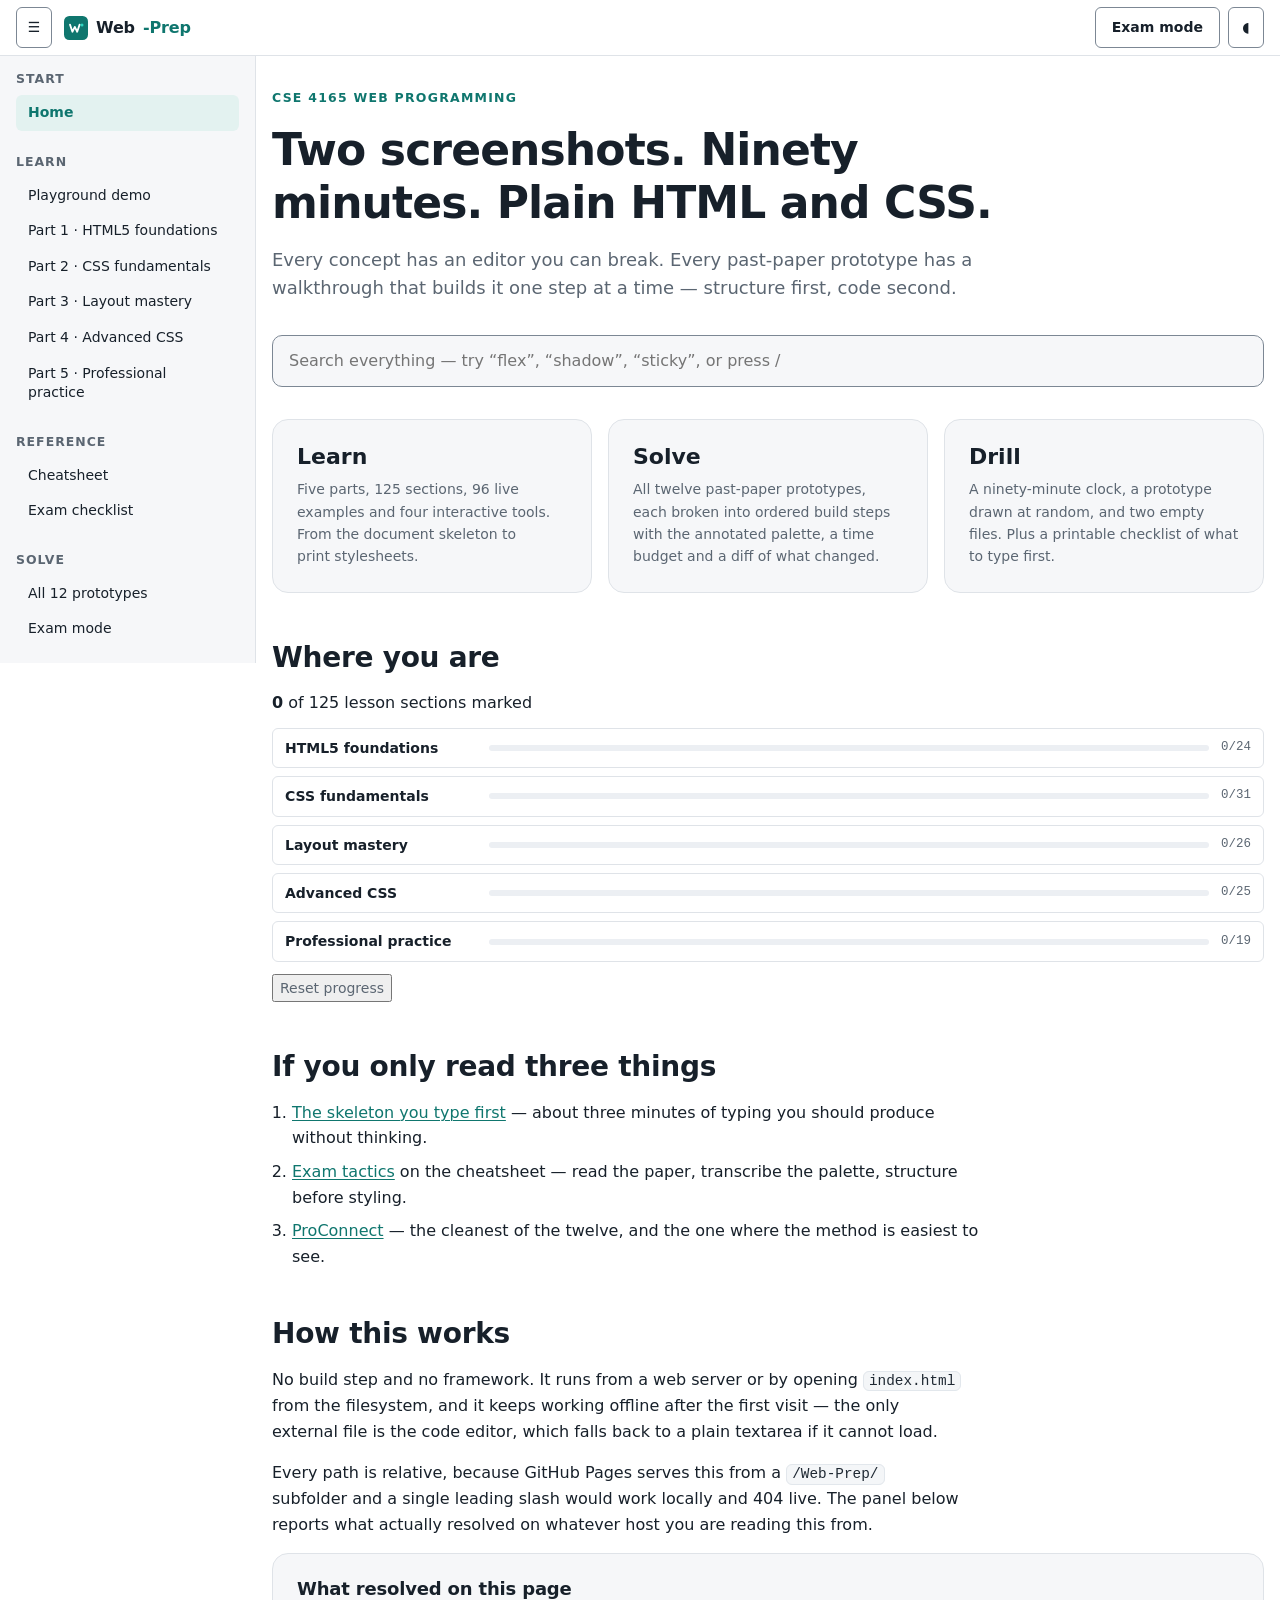
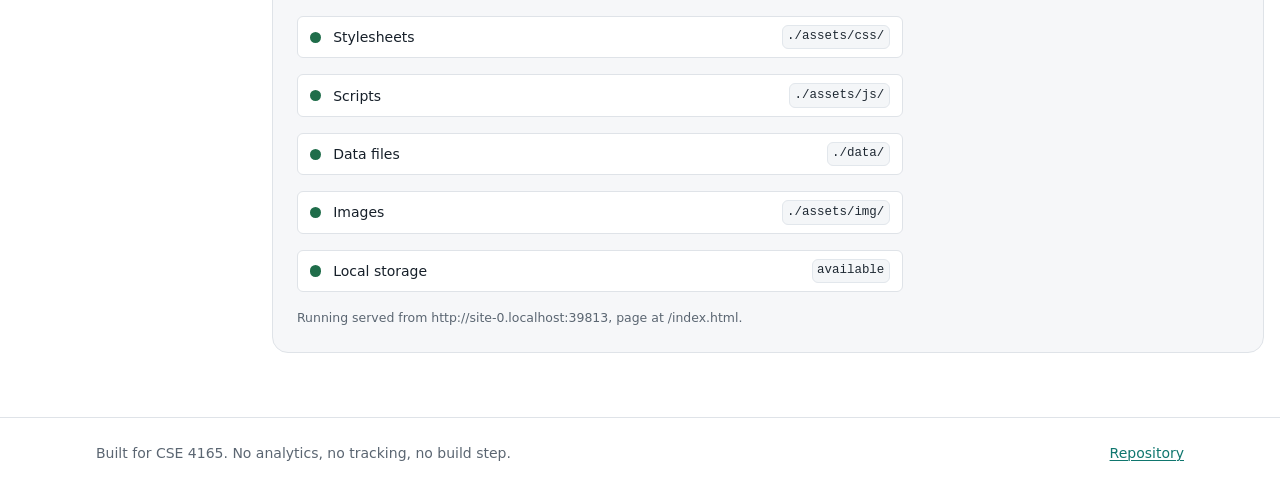
<file: index.html>
<!DOCTYPE html>
<html lang="en">
<head>
<meta charset="UTF-8">
<meta name="viewport" content="width=device-width, initial-scale=1.0">
<title>Web-Prep — CSE 4165 HTML &amp; CSS</title>
<meta name="description" content="Interactive HTML and CSS lessons plus step-by-step walkthroughs of twelve past-paper prototypes for CSE 4165 Web Programming.">
<meta name="theme-color" content="#0f766e">
<link rel="icon" href="./assets/img/mark.svg" type="image/svg+xml">
<link rel="stylesheet" href="./assets/css/tokens.css">
<link rel="stylesheet" href="./assets/css/base.css">
<link rel="stylesheet" href="./assets/css/layout.css">
<link rel="stylesheet" href="./assets/css/components.css">
<link rel="stylesheet" href="./assets/css/lesson.css">
<script>try{var t=localStorage.getItem('webprep:theme');if(t)document.documentElement.dataset.theme=t;}catch(e){}</script>
</head>
<body data-base="./">

<a class="skip-link" href="#main">Skip to content</a>

<div class="app">

  <header class="site-header">
    <button class="btn btn--ghost btn--icon nav-toggle" data-nav-toggle
            aria-expanded="false" aria-label="Toggle navigation">&#9776;</button>
    <a class="brand" href="./index.html">
      <img src="./assets/img/mark.svg" alt="" width="24" height="24">
      Web<span>-Prep</span>
    </a>
    <div class="header-actions">
      <a class="btn btn--ghost" href="./exam-mode.html">Exam mode</a>
      <button class="btn btn--ghost btn--icon theme-toggle" data-theme-toggle
              aria-label="Switch theme">
        <span class="icon-light" aria-hidden="true">&#9686;</span>
        <span class="icon-dark" aria-hidden="true">&#9687;</span>
      </button>
    </div>
  </header>

  <div class="shell">

    <nav class="sidebar" aria-label="Primary" data-open="false">
      <div data-nav></div>
    </nav>

    <main class="content" id="main">
      <div class="wrap prose">

        <p class="eyebrow">CSE 4165 Web Programming</p>
        <h1>Two screenshots. Ninety minutes. Plain HTML and CSS.</h1>
        <p class="lede">
          Every concept has an editor you can break. Every past-paper prototype has a
          walkthrough that builds it one step at a time &mdash; structure first, code second.
        </p>

        <div class="srch" style="margin-top: var(--s-6)">
          <label class="sr-only" for="site-search">Search lessons, cheatsheet and prototypes</label>
          <input id="site-search" type="search" data-search autocomplete="off" spellcheck="false"
                 placeholder="Search everything &mdash; try &ldquo;flex&rdquo;, &ldquo;shadow&rdquo;, &ldquo;sticky&rdquo;, or press /">
          <div data-search-results data-open="false"></div>
        </div>

        <div class="card-grid">
          <a class="card" href="./lessons/part-1.html">
            <h3>Learn</h3>
            <p>Five parts, 125 sections, 96 live examples and four interactive tools. From the
               document skeleton to print stylesheets.</p>
          </a>
          <a class="card" href="./exams/index.html">
            <h3>Solve</h3>
            <p>All twelve past-paper prototypes, each broken into ordered build steps with the
               annotated palette, a time budget and a diff of what changed.</p>
          </a>
          <a class="card" href="./exam-mode.html">
            <h3>Drill</h3>
            <p>A ninety-minute clock, a prototype drawn at random, and two empty files. Plus a
               printable checklist of what to type first.</p>
          </a>
        </div>

        <h2>Where you are</h2>
        <div data-progress></div>

        <h2>If you only read three things</h2>
        <ol>
          <li><a href="./lessons/part-1.html#exam-skeleton">The skeleton you type first</a> &mdash;
              about three minutes of typing you should produce without thinking.</li>
          <li><a href="./cheatsheet.html#exam">Exam tactics</a> on the cheatsheet &mdash; read the
              paper, transcribe the palette, structure before styling.</li>
          <li><a href="./exams/walkthrough.html?p=253-q1">ProConnect</a> &mdash; the cleanest of the
              twelve, and the one where the method is easiest to see.</li>
        </ol>

        <h2>How this works</h2>
        <p>
          No build step and no framework. It runs from a web server or by opening
          <code>index.html</code> from the filesystem, and it keeps working offline after the
          first visit &mdash; the only external file is the code editor, which falls back to a
          plain textarea if it cannot load.
        </p>
        <p>
          Every path is relative, because GitHub Pages serves this from a
          <code>/Web-Prep/</code> subfolder and a single leading slash would work locally and
          404 live. The panel below reports what actually resolved on whatever host you are
          reading this from.
        </p>

        <section class="card selfcheck" data-selfcheck aria-labelledby="sc-h">
          <h2 id="sc-h">What resolved on this page</h2>
          <ul>
            <li data-check="css">
              <span class="check-dot" data-state="pending"></span>
              <span class="label">Stylesheets</span>
              <code>./assets/css/</code>
            </li>
            <li data-check="js">
              <span class="check-dot" data-state="pending"></span>
              <span class="label">Scripts</span>
              <code>./assets/js/</code>
            </li>
            <li data-check="data">
              <span class="check-dot" data-state="pending"></span>
              <span class="label">Data files</span>
              <code>./data/</code>
            </li>
            <li data-check="img">
              <span class="check-dot" data-state="pending"></span>
              <span class="label">Images</span>
              <code>./assets/img/</code>
            </li>
            <li data-check="storage">
              <span class="check-dot" data-state="pending"></span>
              <span class="label">Local storage</span>
              <code class="detail">checking</code>
            </li>
          </ul>
          <p class="env" data-env></p>
          <img src="./assets/img/mark.svg" alt="" width="1" height="1"
               data-check-img style="position:absolute;opacity:0;pointer-events:none">
        </section>

      </div>
    </main>

  </div>

  <footer class="site-footer">
    <div class="wrap">
      <span>Built for CSE 4165. No analytics, no tracking, no build step.</span>
      <span class="spacer"></span>
      <a href="https://github.com/meteorboyF/Web-Prep" target="_blank" rel="noopener noreferrer">Repository</a>
    </div>
  </footer>

</div>

<script src="./assets/js/core.js"></script>
<script src="./data/site-index.js"></script>
<script src="./assets/js/nav.js"></script>
<script src="./assets/js/progress.js"></script>
<script src="./assets/js/search.js"></script>
<script src="./assets/js/selfcheck.js"></script>
<script>
  WP.ready(function () {
    WP.renderNav();
    WP.initNavToggle();
    WP.initTheme();
    WP.initSearch();
    WP.renderProgressSummary();
    WP.runSelfCheck();
  });
</script>

</body>
</html>
</file>
<file: assets/css/tokens.css>
/* tokens.css — every design decision lives here as a custom property.
   Dark mode changes only these values; not one component rule is duplicated.
   Palette is the one from Part 5 §6 of the course notes, dogfooded. */

:root {
  color-scheme: light dark;

  /* Surfaces and text */
  --bg: #ffffff;
  --surface: #f6f7f9;
  --surface-2: #eceff3;
  --text: #17202a;
  --muted: #5b6672;
  --border: #dfe3e8;
  --border-strong: #7c8794;      /* 3.6:1 on --bg — safe for input borders */

  /* Brand */
  --brand: #0f766e;              /* 5.5:1 on --bg — safe for body-size text */
  --brand-strong: #0b5b55;
  --brand-soft: #e3f2f0;
  --on-brand: #ffffff;

  /* Callouts */
  --trap: #ad4f19;        /* 4.8:1 on --trap-soft; #b4541b was 4.45 */
  --trap-soft: #fdf0e7;
  --tip: #1f6d4a;
  --tip-soft: #e6f4ec;
  --note: #4a5a8a;
  --note-soft: #eceff8;

  /* Code */
  --code-bg: #f4f6f8;
  --code-text: #1f2933;
  --code-border: #e2e7ec;

  /* Space scale */
  --s-1: 0.25rem;
  --s-2: 0.5rem;
  --s-3: 0.75rem;
  --s-4: 1rem;
  --s-5: 1.5rem;
  --s-6: 2rem;
  --s-7: 3rem;
  --s-8: 4rem;

  /* Type scale */
  --t-xs: 0.78rem;
  --t-sm: 0.875rem;
  --t-base: 1rem;
  --t-lg: 1.125rem;
  --t-xl: 1.375rem;
  --t-2xl: 1.75rem;
  --t-3xl: clamp(1.9rem, 1.4rem + 2.2vw, 2.75rem);

  --font-body: system-ui, -apple-system, "Segoe UI", Roboto, "Helvetica Neue", Arial, sans-serif;
  --font-mono: ui-monospace, SFMono-Regular, "SF Mono", Menlo, Consolas, "Liberation Mono", monospace;

  /* Radii */
  --r-sm: 6px;
  --r-md: 10px;
  --r-lg: 16px;
  --r-pill: 999px;

  /* Shadows — stacked, x-offset 0, as Part 2 §8.3 recommends */
  --shadow-1: 0 1px 2px rgb(16 25 35 / .06), 0 2px 8px rgb(16 25 35 / .06);
  --shadow-2: 0 2px 4px rgb(16 25 35 / .07), 0 12px 28px rgb(16 25 35 / .10);

  /* Layout */
  --sidebar-w: 16rem;
  --header-h: 3.5rem;
  --measure: 68rem;
}

@media (prefers-color-scheme: dark) {
  :root:not([data-theme="light"]) {
    --bg: #10151b;
    --surface: #171e26;
    --surface-2: #1e262f;
    --text: #e8edf2;
    --muted: #9aa7b4;
    --border: #26303b;
    --border-strong: #5d6b7a;    /* 3.4:1 on --bg */

    --brand: #2dd4bf;            /* 9.9:1 on --bg */
    --brand-strong: #5ce4d2;
    --brand-soft: #14312e;
    --on-brand: #06231f;

    --trap: #f0a06a;
    --trap-soft: #2c1d13;
    --tip: #6fd39f;
    --tip-soft: #12281e;
    --note: #a3b3e0;
    --note-soft: #1a1f2e;

    --code-bg: #131a22;
    --code-text: #dfe7ef;
    --code-border: #253039;

    --shadow-1: 0 1px 2px rgb(0 0 0 / .35), 0 2px 8px rgb(0 0 0 / .30);
    --shadow-2: 0 2px 4px rgb(0 0 0 / .40), 0 12px 28px rgb(0 0 0 / .45);
  }
}

/* Manual override always beats the media query, in both directions. */
:root[data-theme="dark"] {
  --bg: #10151b;
  --surface: #171e26;
  --surface-2: #1e262f;
  --text: #e8edf2;
  --muted: #9aa7b4;
  --border: #26303b;
  --border-strong: #5d6b7a;

  --brand: #2dd4bf;
  --brand-strong: #5ce4d2;
  --brand-soft: #14312e;
  --on-brand: #06231f;

  --trap: #f0a06a;
  --trap-soft: #2c1d13;
  --tip: #6fd39f;
  --tip-soft: #12281e;
  --note: #a3b3e0;
  --note-soft: #1a1f2e;

  --code-bg: #131a22;
  --code-text: #dfe7ef;
  --code-border: #253039;

  --shadow-1: 0 1px 2px rgb(0 0 0 / .35), 0 2px 8px rgb(0 0 0 / .30);
  --shadow-2: 0 2px 4px rgb(0 0 0 / .40), 0 12px 28px rgb(0 0 0 / .45);
}

:root[data-theme="dark"] { color-scheme: dark; }
:root[data-theme="light"] { color-scheme: light; }
</file>
<file: assets/css/base.css>
/* base.css — the modern reset from Part 5 §2, plus base element styling. */

*, *::before, *::after { box-sizing: border-box; }

* { margin: 0; }

html {
  -webkit-text-size-adjust: 100%;
  scroll-behavior: smooth;
  scroll-padding-top: calc(var(--header-h) + 1rem);
}

body {
  min-height: 100dvh;
  line-height: 1.6;
  -webkit-font-smoothing: antialiased;
  font-family: var(--font-body);
  background: var(--bg);
  color: var(--text);
}

img, picture, video, canvas, svg {
  display: block;
  max-width: 100%;
  height: auto;
}

input, button, textarea, select { font: inherit; color: inherit; }

p, h1, h2, h3, h4, h5, h6 { overflow-wrap: break-word; }

h1, h2, h3, h4 { line-height: 1.2; text-wrap: balance; font-weight: 650; }
h1 { font-size: var(--t-3xl); letter-spacing: -0.02em; }
h2 { font-size: var(--t-2xl); letter-spacing: -0.01em; }
h3 { font-size: var(--t-xl); }
h4 { font-size: var(--t-lg); }

p { text-wrap: pretty; }

ul[class], ol[class] { list-style: none; padding: 0; }

a {
  color: var(--brand);
  text-decoration-thickness: 1px;
  text-underline-offset: 2px;
}
a:hover { color: var(--brand-strong); }

:focus-visible {
  outline: 3px solid var(--brand);
  outline-offset: 2px;
  border-radius: 2px;
}

code, kbd, samp, pre { font-family: var(--font-mono); font-size: 0.9em; }

code {
  background: var(--code-bg);
  border: 1px solid var(--code-border);
  border-radius: var(--r-sm);
  padding: 0.1em 0.35em;
  color: var(--code-text);
}

pre {
  background: var(--code-bg);
  border: 1px solid var(--code-border);
  border-radius: var(--r-md);
  padding: var(--s-4);
  overflow-x: auto;
  line-height: 1.5;
}
pre code { background: none; border: 0; padding: 0; }

hr { border: 0; border-top: 1px solid var(--border); margin-block: var(--s-6); }

table { border-collapse: collapse; width: 100%; }
th, td {
  padding: var(--s-2) var(--s-3);
  text-align: left;
  border-bottom: 1px solid var(--border);
  vertical-align: top;
}
th { font-weight: 650; }

/* Visually hidden but available to screen readers — Part 5 §4.2 */
.sr-only {
  position: absolute;
  width: 1px; height: 1px;
  padding: 0; margin: -1px;
  overflow: hidden;
  clip-path: inset(50%);
  white-space: nowrap;
}

.skip-link {
  position: absolute;
  left: var(--s-3); top: -4rem;
  z-index: 100;
  background: var(--brand);
  color: var(--on-brand);
  padding: var(--s-2) var(--s-4);
  border-radius: 0 0 var(--r-md) var(--r-md);
  text-decoration: none;
  transition: top .15s;
}
.skip-link:focus { top: 0; color: var(--on-brand); }

@media (prefers-reduced-motion: reduce) {
  *, *::before, *::after {
    animation-duration: .01ms !important;
    animation-iteration-count: 1 !important;
    transition-duration: .01ms !important;
    scroll-behavior: auto !important;
  }
}
</file>
<file: assets/css/layout.css>
/* layout.css — the app shell: header, sidebar navigation, content column. */

.app {
  min-height: 100dvh;
  display: flex;
  flex-direction: column;
}

/* ---- Header -------------------------------------------------------- */

.site-header {
  position: sticky;
  top: 0;
  z-index: 20;
  height: var(--header-h);
  display: flex;
  align-items: center;
  gap: var(--s-3);
  padding-inline: var(--s-4);
  background: var(--bg);
  border-bottom: 1px solid var(--border);
}

.brand {
  display: inline-flex;
  align-items: center;
  gap: var(--s-2);
  font-weight: 700;
  letter-spacing: -0.01em;
  color: var(--text);
  text-decoration: none;
  margin-right: auto;
}
.brand:hover { color: var(--text); }
.brand img { width: 24px; height: 24px; }
.brand span { color: var(--brand); }

.header-actions { display: flex; align-items: center; gap: var(--s-2); }

/* ---- Shell --------------------------------------------------------- */

.shell {
  flex: 1;
  display: grid;
  grid-template-columns: 1fr;
}

@media (min-width: 64rem) {
  .shell { grid-template-columns: var(--sidebar-w) 1fr; }
}

/* ---- Sidebar ------------------------------------------------------- */

.sidebar {
  border-right: 1px solid var(--border);
  background: var(--surface);
  padding: var(--s-4);
}

/* Below 64rem the sidebar is a drawer, closed by default. */
@media (max-width: 63.99rem) {
  .sidebar {
    display: none;
    border-right: 0;
    border-bottom: 1px solid var(--border);
  }
  .sidebar[data-open="true"] { display: block; }
}

@media (min-width: 64rem) {
  .sidebar {
    position: sticky;
    top: var(--header-h);
    align-self: start;
    max-height: calc(100dvh - var(--header-h));
    overflow-y: auto;
  }
  .nav-toggle { display: none; }
}

.nav-group + .nav-group { margin-top: var(--s-5); }

.nav-group > h2 {
  font-size: var(--t-xs);
  font-weight: 700;
  text-transform: uppercase;
  letter-spacing: 0.08em;
  color: var(--muted);
  margin-bottom: var(--s-2);
}

.nav-list { list-style: none; padding: 0; margin: 0; }

.nav-list a {
  display: block;
  padding: var(--s-2) var(--s-3);
  border-radius: var(--r-sm);
  color: var(--text);
  text-decoration: none;
  font-size: var(--t-sm);
  line-height: 1.4;
}
.nav-list a:hover { background: var(--surface-2); color: var(--text); }

.nav-list a[aria-current="page"] {
  background: var(--brand-soft);
  color: var(--brand);
  font-weight: 600;
}

.nav-list .is-pending {
  display: block;
  padding: var(--s-2) var(--s-3);
  font-size: var(--t-sm);
  color: var(--muted);
  line-height: 1.4;
}
.nav-list .is-pending::after {
  content: " · soon";
  font-size: var(--t-xs);
  opacity: .75;
}

/* ---- Content ------------------------------------------------------- */

.content {
  padding: var(--s-6) var(--s-4) var(--s-8);
}

.wrap {
  width: min(100% , var(--measure));
  margin-inline: auto;
}

.prose > * + * { margin-top: var(--s-4); }
.prose > h2 { margin-top: var(--s-7); }
.prose > h3 { margin-top: var(--s-6); }
.prose p, .prose li { max-width: 68ch; }
.prose ul, .prose ol { padding-left: 1.25rem; }
.prose li + li { margin-top: var(--s-2); }

/* ---- Footer -------------------------------------------------------- */

.site-footer {
  border-top: 1px solid var(--border);
  padding: var(--s-5) var(--s-4);
  color: var(--muted);
  font-size: var(--t-sm);
}
.site-footer .wrap {
  display: flex;
  flex-wrap: wrap;
  gap: var(--s-3) var(--s-5);
  align-items: center;
}
.site-footer .spacer { margin-left: auto; }
</file>
<file: assets/css/components.css>
/* components.css — buttons, cards, callouts, badges, the self-check panel. */

/* ---- Buttons ------------------------------------------------------- */

.btn {
  --btn-bg: var(--brand);
  --btn-fg: var(--on-brand);
  --btn-border: transparent;

  display: inline-flex;
  align-items: center;
  justify-content: center;
  gap: var(--s-2);
  min-height: 2.25rem;
  padding: var(--s-2) var(--s-4);
  border: 1px solid var(--btn-border);
  border-radius: var(--r-sm);
  background: var(--btn-bg);
  color: var(--btn-fg);
  font-size: var(--t-sm);
  font-weight: 600;
  text-decoration: none;
  cursor: pointer;
  transition: background-color .15s ease, border-color .15s ease, transform .15s ease;
}
.btn:hover { --btn-bg: var(--brand-strong); color: var(--btn-fg); }
.btn:active { transform: translateY(1px); }

.btn--ghost {
  --btn-bg: transparent;
  --btn-fg: var(--text);
  --btn-border: var(--border-strong);
}
.btn--ghost:hover { --btn-bg: var(--surface-2); --btn-fg: var(--text); }

.btn--icon { padding: var(--s-2); min-width: 2.25rem; }

/* ---- Cards --------------------------------------------------------- */

.card {
  display: block;
  padding: var(--s-5);
  background: var(--surface);
  border: 1px solid var(--border);
  border-radius: var(--r-lg);
}

a.card {
  color: inherit;
  text-decoration: none;
  transition: border-color .2s ease, box-shadow .2s ease, transform .2s ease;
}
a.card:hover {
  color: inherit;
  border-color: var(--brand);
  box-shadow: var(--shadow-2);
  transform: translateY(-2px);
}

.card h3 { margin-bottom: var(--s-2); }
.card p { color: var(--muted); font-size: var(--t-sm); }

.card-grid {
  display: grid;
  grid-template-columns: repeat(auto-fit, minmax(min(17rem, 100%), 1fr));
  gap: var(--s-4);
}

/* ---- Badges -------------------------------------------------------- */

.badge {
  display: inline-block;
  padding: 0.15em 0.6em;
  border-radius: var(--r-pill);
  font-size: var(--t-xs);
  font-weight: 650;
  letter-spacing: 0.02em;
  background: var(--surface-2);
  color: var(--muted);
  border: 1px solid var(--border);
}
.badge--brand { background: var(--brand-soft); color: var(--brand); border-color: transparent; }
.badge--ok    { background: var(--tip-soft); color: var(--tip); border-color: transparent; }
.badge--warn  { background: var(--trap-soft); color: var(--trap); border-color: transparent; }

/* ---- Callouts ------------------------------------------------------ */

.callout {
  --callout-accent: var(--note);
  --callout-bg: var(--note-soft);

  border-left: 3px solid var(--callout-accent);
  background: var(--callout-bg);
  border-radius: 0 var(--r-md) var(--r-md) 0;
  padding: var(--s-4);
  font-size: var(--t-sm);
}
.callout--trap { --callout-accent: var(--trap); --callout-bg: var(--trap-soft); }
.callout--tip  { --callout-accent: var(--tip);  --callout-bg: var(--tip-soft); }

.callout > strong {
  display: block;
  color: var(--callout-accent);
  font-size: var(--t-xs);
  text-transform: uppercase;
  letter-spacing: 0.08em;
  margin-bottom: var(--s-1);
}

/* ---- Lede ---------------------------------------------------------- */

.lede {
  font-size: var(--t-lg);
  color: var(--muted);
  max-width: 60ch;
}

.eyebrow {
  font-size: var(--t-xs);
  font-weight: 700;
  text-transform: uppercase;
  letter-spacing: 0.1em;
  color: var(--brand);
}

/* ---- Deployment self-check ----------------------------------------- */
/* Phase 1 only in spirit, but cheap to keep: it proves at runtime that every
   relative path resolved, on whatever host the page is being served from. */

.selfcheck { padding: var(--s-5); }
.selfcheck h2 { font-size: var(--t-lg); margin-bottom: var(--s-1); }

.selfcheck ul {
  list-style: none;
  padding: 0;
  margin-top: var(--s-4);
  display: grid;
  gap: var(--s-2);
}

.selfcheck li {
  display: flex;
  align-items: center;
  gap: var(--s-3);
  font-size: var(--t-sm);
  padding: var(--s-2) var(--s-3);
  background: var(--bg);
  border: 1px solid var(--border);
  border-radius: var(--r-sm);
}

.selfcheck .label { margin-right: auto; }
.selfcheck code { font-size: var(--t-xs); }

.check-dot {
  flex: none;
  width: 0.7rem;
  aspect-ratio: 1;
  border-radius: 50%;
  background: var(--muted);
}
.check-dot[data-state="pass"] { background: var(--tip); }
.check-dot[data-state="fail"] { background: var(--trap); }

.selfcheck .env {
  margin-top: var(--s-4);
  font-size: var(--t-xs);
  color: var(--muted);
}

/* ---- Theme toggle -------------------------------------------------- */

.theme-toggle .icon-dark { display: none; }
:root[data-theme="dark"] .theme-toggle .icon-light { display: none; }
:root[data-theme="dark"] .theme-toggle .icon-dark { display: inline; }

@media (prefers-color-scheme: dark) {
  :root:not([data-theme="light"]) .theme-toggle .icon-light { display: none; }
  :root:not([data-theme="light"]) .theme-toggle .icon-dark { display: inline; }
}

/* ---- Site search --------------------------------------------------- */

.srch { position: relative; margin-bottom: var(--s-6); }

.srch input {
  width: 100%;
  padding: var(--s-3) var(--s-4);
  border: 1px solid var(--border-strong);
  border-radius: var(--r-md);
  background: var(--surface);
  color: var(--text);
  font-size: var(--t-base);
}
.srch input:focus-visible {
  outline: none;
  border-color: var(--brand);
  box-shadow: 0 0 0 3px var(--brand-soft);
}

.srch__status { margin: var(--s-2) 0 0; font-size: var(--t-xs); color: var(--muted); }

.srch__list { list-style: none; padding: 0; margin: 0; }
[data-search-results][data-open="true"] .srch__list {
  margin-top: var(--s-3);
  border: 1px solid var(--border);
  border-radius: var(--r-md);
  overflow: hidden;
  max-height: 26rem;
  overflow-y: auto;
}

.srch__list a {
  display: grid;
  gap: 2px;
  padding: var(--s-2) var(--s-3);
  color: var(--text);
  text-decoration: none;
  background: var(--bg);
}
.srch__list li + li a { border-top: 1px solid var(--border); }
.srch__list a:hover, .srch__list a:focus-visible { background: var(--brand-soft); }

.srch__kind { font-size: var(--t-xs); color: var(--muted); }
.srch__title { font-size: var(--t-sm); font-weight: 600; }

/* ---- Home progress summary ------------------------------------------ */

.prog__rows { display: grid; gap: var(--s-2); margin-top: var(--s-3); }

.prog__row {
  display: grid;
  grid-template-columns: minmax(0, 12rem) 1fr auto;
  align-items: center;
  gap: var(--s-3);
  padding: var(--s-2) var(--s-3);
  border: 1px solid var(--border);
  border-radius: var(--r-sm);
  background: var(--bg);
  color: var(--text);
  text-decoration: none;
  font-size: var(--t-sm);
}
.prog__row:hover { border-color: var(--brand); color: var(--text); }
.prog__name { font-weight: 600; }
.prog__n { font-family: var(--font-mono); font-size: var(--t-xs); color: var(--muted); }

.prog__bar--sm { height: 5px; }
.prog__resume { margin-top: var(--s-4); }
</file>
<file: assets/css/lesson.css>
/* lesson.css — lesson page furniture: intro, progress bar, section headings,
   the sidebar table of contents, code figures and wide-table scrolling. */

/* ---- Intro --------------------------------------------------------- */

.lsn__intro { margin-bottom: var(--s-5); }
.lsn__intro h1 { margin-block: var(--s-2); }

/* ---- Progress ------------------------------------------------------ */

.prog {
  margin-bottom: var(--s-7);
  padding: var(--s-4);
  background: var(--surface);
  border: 1px solid var(--border);
  border-radius: var(--r-md);
}

.prog__bar {
  height: 6px;
  border-radius: var(--r-pill);
  background: var(--surface-2);
  overflow: hidden;
}
.prog__bar span {
  display: block;
  height: 100%;
  width: 0;
  background: var(--brand);
  border-radius: inherit;
  transition: width .25s ease;
}

.prog__meta {
  display: flex;
  align-items: center;
  gap: var(--s-3);
  margin-top: var(--s-3);
  font-size: var(--t-sm);
  color: var(--muted);
}
.prog__meta .spacer { margin-left: auto; }
.prog__warn { margin-top: var(--s-2); font-size: var(--t-xs); color: var(--trap); }

/* ---- Sections ------------------------------------------------------ */

/* No scroll-margin-top here: base.css already sets scroll-padding-top on
   <html> for the sticky header, and the two add up rather than overriding,
   which parks every anchor jump twice as far down as intended. */
.lsn { padding-top: var(--s-7); }
.lsn + .lsn { border-top: 1px solid var(--border); }

.lsn > * + * { margin-top: var(--s-4); }
.lsn p, .lsn li { max-width: 68ch; }
.lsn ul, .lsn ol { padding-left: 1.25rem; }
.lsn li + li { margin-top: var(--s-2); }
.lsn h3 { margin-top: var(--s-6); }

.lsn__h {
  display: flex;
  align-items: baseline;
  gap: var(--s-3);
  margin-top: 0;
}

.lsn__num {
  flex: none;
  font-size: var(--t-sm);
  font-weight: 700;
  color: var(--brand);
  background: var(--brand-soft);
  border-radius: var(--r-sm);
  min-width: 1.75rem;
  padding: 0.1em 0.4em;
  text-align: center;
  line-height: 1.4;
  position: relative;
  top: -0.15em;
}

.lsn__anchor {
  font-size: var(--t-lg);
  color: var(--muted);
  text-decoration: none;
  opacity: 0;
  transition: opacity .15s;
}
.lsn__h:hover .lsn__anchor,
.lsn__anchor:focus-visible { opacity: 1; }

.lsn__foot {
  margin-top: var(--s-5);
  padding-top: var(--s-3);
}

.lsn__tick {
  display: inline-flex;
  align-items: center;
  gap: var(--s-2);
  font-size: var(--t-sm);
  color: var(--muted);
  cursor: pointer;
  padding: var(--s-1) var(--s-3);
  border: 1px solid var(--border);
  border-radius: var(--r-pill);
  background: var(--surface);
}
.lsn__tick:hover { border-color: var(--border-strong); color: var(--text); }
.lsn__tick input { accent-color: var(--brand); margin: 0; }
.lsn__tick:has(input:checked) {
  color: var(--tip);
  border-color: var(--tip);
  background: var(--tip-soft);
}

.lsn__nav {
  display: flex;
  flex-wrap: wrap;
  gap: var(--s-3);
  margin-top: var(--s-7);
  padding-top: var(--s-5);
  border-top: 1px solid var(--border);
}
.lsn__nav .btn:last-child { margin-left: auto; }

/* ---- Sidebar table of contents ------------------------------------- */

.toc a {
  display: flex;
  align-items: baseline;
  gap: var(--s-2);
  font-size: var(--t-xs);
  line-height: 1.35;
  padding-block: var(--s-1);
}

.toc a[aria-current="true"] {
  background: var(--surface-2);
  color: var(--brand);
  font-weight: 600;
}

.toc__dot {
  flex: none;
  width: 0.5rem;
  aspect-ratio: 1;
  border-radius: 50%;
  border: 1.5px solid var(--border-strong);
  position: relative;
  top: -0.1em;
}
.toc a[data-done="true"] .toc__dot {
  background: var(--tip);
  border-color: var(--tip);
}
.toc a[data-done="true"] { color: var(--muted); }

/* ---- Code figures and wide tables ----------------------------------- */

.codeblock { margin: 0; }
.codeblock figcaption {
  margin-top: var(--s-2);
  font-size: var(--t-xs);
  color: var(--muted);
}

/* A wide table scrolls inside its own box rather than breaking the page —
   Part 1 §7 recommends exactly this. */
.table-wrap {
  overflow-x: auto;
  border: 1px solid var(--border);
  border-radius: var(--r-md);
}
.table-wrap table { margin: 0; }
.table-wrap th, .table-wrap td {
  padding: var(--s-2) var(--s-3);
  font-size: var(--t-sm);
}
.table-wrap thead th {
  background: var(--surface);
  white-space: nowrap;
}
.table-wrap tbody tr:last-child th,
.table-wrap tbody tr:last-child td { border-bottom: 0; }
.table-wrap th[scope="row"] { font-weight: 600; }
.table-wrap code { white-space: nowrap; }
</file>
